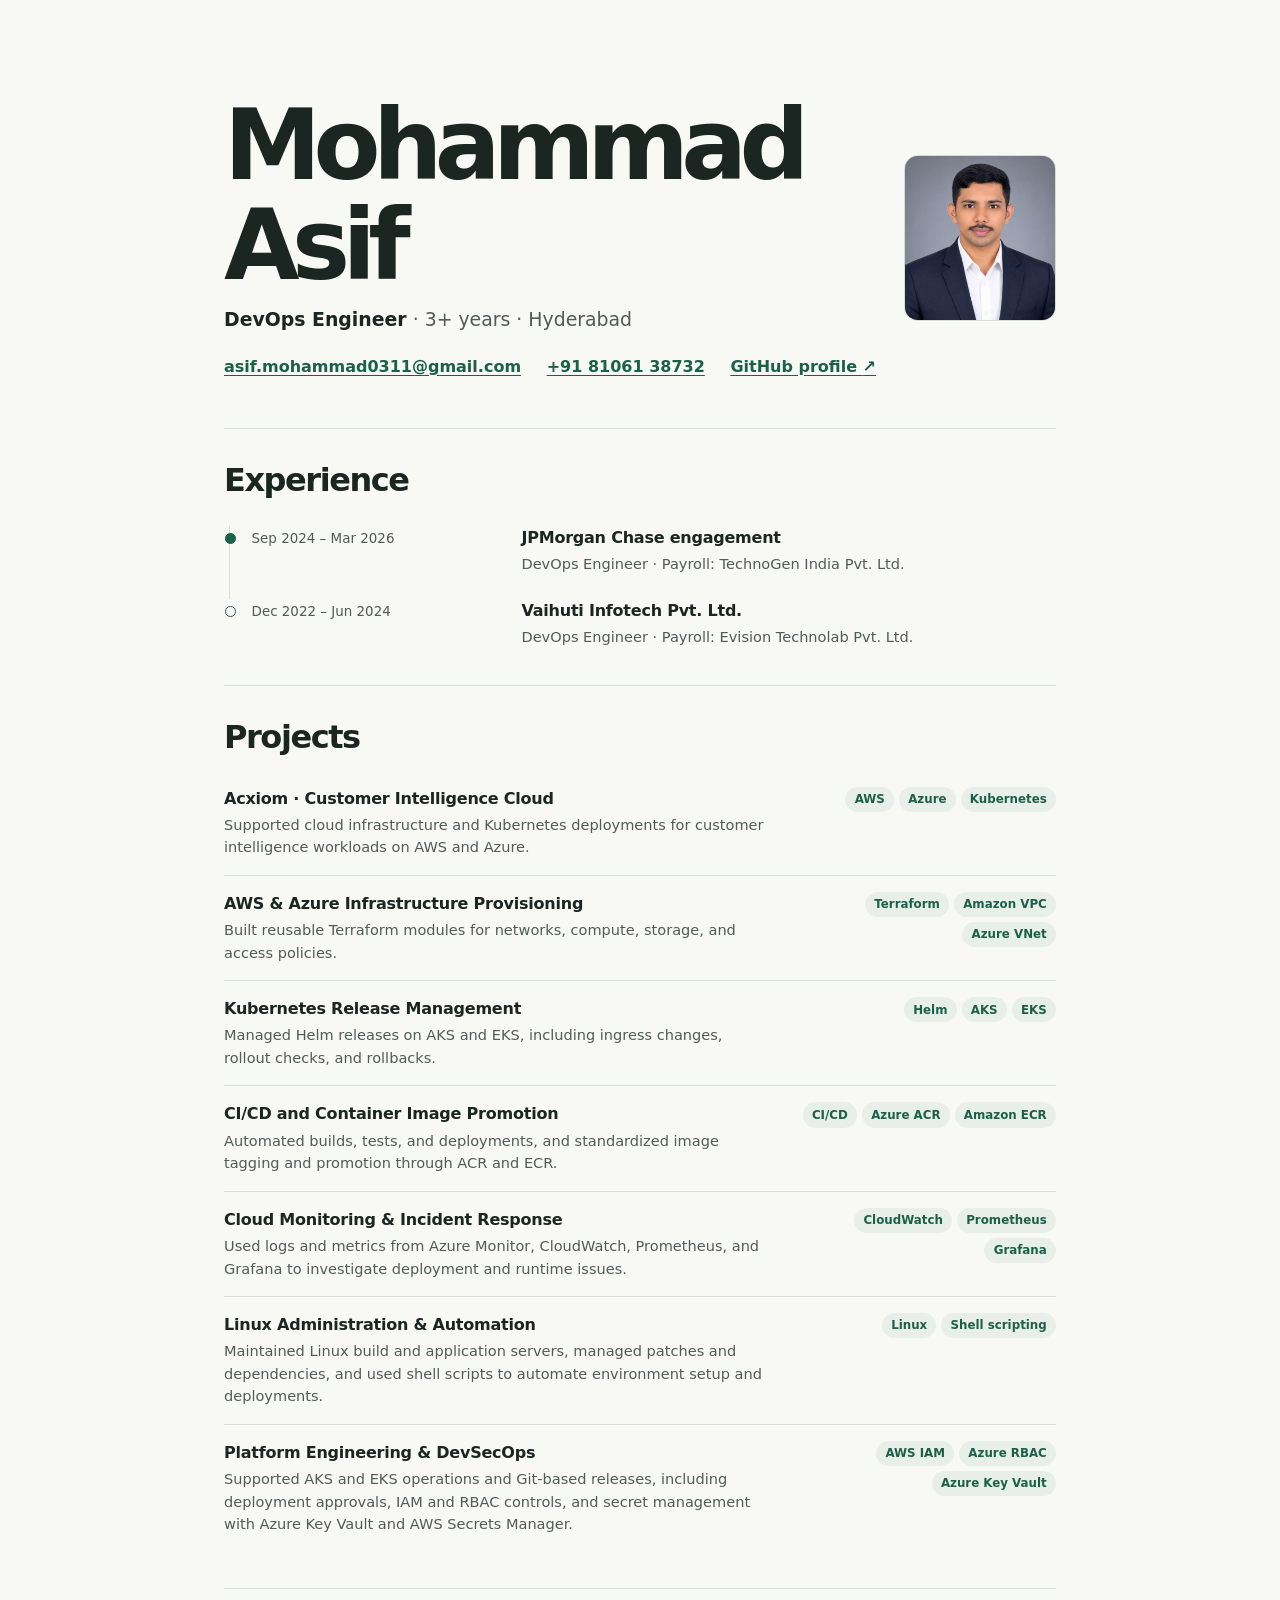
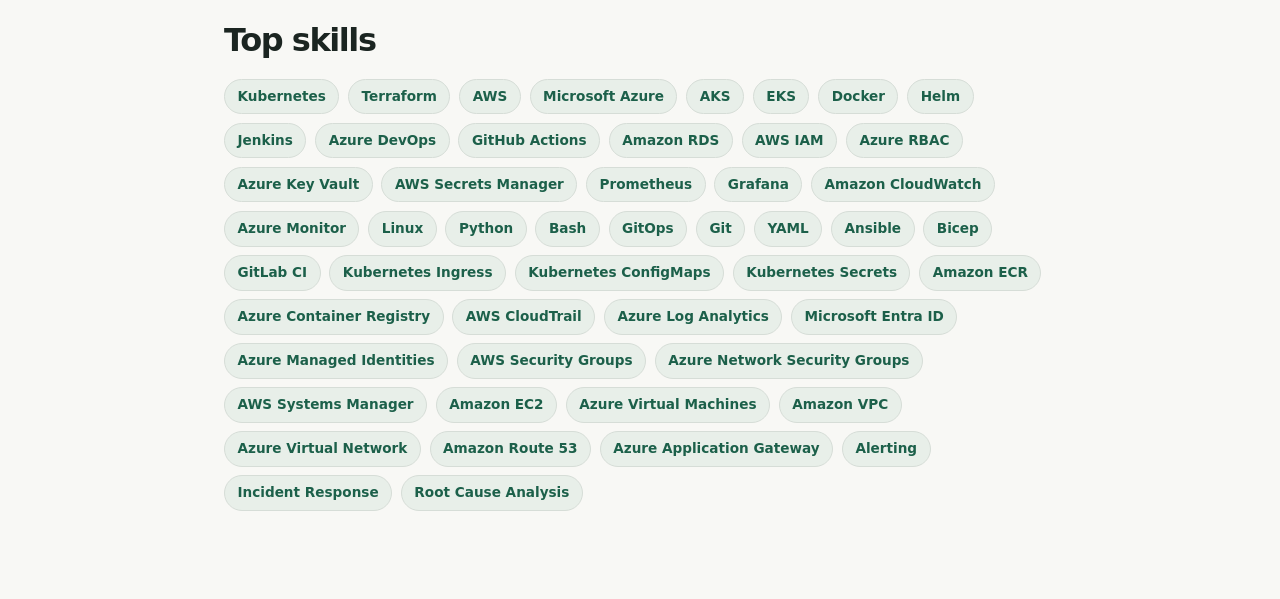
<file: index.html>
<!doctype html>
<html lang="en">
<head>
  <meta charset="utf-8">
  <meta name="viewport" content="width=device-width, initial-scale=1">
  <meta name="description" content="Mohammad Asif, DevOps Engineer in Hyderabad. Technical skills, work experience, projects, and contact details.">
  <meta name="theme-color" content="#f8f8f5">
  <title>Mohammad Asif · DevOps Engineer</title>
  <link rel="icon" href="icon.svg" type="image/svg+xml">
  <link rel="stylesheet" href="style.css?v=profile-photo">
</head>
<body>
  <main class="page">
    <header class="intro">
      <img class="portrait" src="asif-portrait.jpg" alt="Portrait of Mohammad Asif" width="566" height="620">
      <div class="intro-copy">
        <h1>Mohammad Asif</h1>
        <p class="tenure"><strong>DevOps Engineer</strong> · 3+ years · Hyderabad</p>
        <address class="contact" aria-label="Contact details">
          <a href="mailto:asif.mohammad0311@gmail.com">asif.mohammad0311@gmail.com</a>
          <a href="tel:+918106138732">+91 81061 38732</a>
          <a href="https://github.com/AsifMohammad0311">GitHub profile <span aria-hidden="true">↗</span></a>
        </address>
      </div>
    </header>

    <section class="section" aria-labelledby="experience">
      <h2 id="experience">Experience</h2>
      <ol class="timeline" aria-label="Employment history, most recent first">
        <li>
          <p class="date"><time datetime="2024-09">Sep 2024</time> – <time datetime="2026-03">Mar 2026</time></p>
          <div>
            <h3>JPMorgan Chase engagement</h3>
            <p class="detail">DevOps Engineer <span aria-hidden="true">·</span> Payroll: TechnoGen India Pvt. Ltd.</p>
          </div>
        </li>
        <li>
          <p class="date"><time datetime="2022-12">Dec 2022</time> – <time datetime="2024-06">Jun 2024</time></p>
          <div>
            <h3>Vaihuti Infotech Pvt. Ltd.</h3>
            <p class="detail">DevOps Engineer <span aria-hidden="true">·</span> Payroll: Evision Technolab Pvt. Ltd.</p>
          </div>
        </li>
      </ol>
    </section>

    <section class="section" aria-labelledby="projects">
      <h2 id="projects">Projects</h2>
      <ul class="projects">
        <li>
          <div><h3>Acxiom · Customer Intelligence Cloud</h3><p class="detail">Supported cloud infrastructure and Kubernetes deployments for customer intelligence workloads on AWS and Azure.</p></div>
          <ul class="project-tags" role="list" aria-label="Project skills"><li>AWS</li><li>Azure</li><li>Kubernetes</li></ul>
        </li>
        <li>
          <div><h3>AWS &amp; Azure Infrastructure Provisioning</h3><p class="detail">Built reusable Terraform modules for networks, compute, storage, and access policies.</p></div>
          <ul class="project-tags" role="list" aria-label="Project skills"><li>Terraform</li><li>Amazon VPC</li><li>Azure VNet</li></ul>
        </li>
        <li>
          <div><h3>Kubernetes Release Management</h3><p class="detail">Managed Helm releases on AKS and EKS, including ingress changes, rollout checks, and rollbacks.</p></div>
          <ul class="project-tags" role="list" aria-label="Project skills"><li>Helm</li><li>AKS</li><li>EKS</li></ul>
        </li>
        <li>
          <div><h3>CI/CD and Container Image Promotion</h3><p class="detail">Automated builds, tests, and deployments, and standardized image tagging and promotion through ACR and ECR.</p></div>
          <ul class="project-tags" role="list" aria-label="Project skills"><li>CI/CD</li><li>Azure ACR</li><li>Amazon ECR</li></ul>
        </li>
        <li>
          <div><h3>Cloud Monitoring &amp; Incident Response</h3><p class="detail">Used logs and metrics from Azure Monitor, CloudWatch, Prometheus, and Grafana to investigate deployment and runtime issues.</p></div>
          <ul class="project-tags" role="list" aria-label="Project skills"><li>CloudWatch</li><li>Prometheus</li><li>Grafana</li></ul>
        </li>
        <li>
          <div><h3>Linux Administration &amp; Automation</h3><p class="detail">Maintained Linux build and application servers, managed patches and dependencies, and used shell scripts to automate environment setup and deployments.</p></div>
          <ul class="project-tags" role="list" aria-label="Project skills"><li>Linux</li><li>Shell scripting</li></ul>
        </li>
        <li>
          <div><h3>Platform Engineering &amp; DevSecOps</h3><p class="detail">Supported AKS and EKS operations and Git-based releases, including deployment approvals, IAM and RBAC controls, and secret management with Azure Key Vault and AWS Secrets Manager.</p></div>
          <ul class="project-tags" role="list" aria-label="Project skills"><li>AWS IAM</li><li>Azure RBAC</li><li>Azure Key Vault</li></ul>
        </li>
      </ul>
    </section>
    <section class="section" aria-labelledby="skills">
      <h2 id="skills">Top skills</h2>
      <ul class="skills" role="list">
        <li>Kubernetes</li>
        <li>Terraform</li>
        <li>AWS</li>
        <li>Microsoft Azure</li>
        <li>AKS</li>
        <li>EKS</li>
        <li>Docker</li>
        <li>Helm</li>
        <li>Jenkins</li>
        <li>Azure DevOps</li>
        <li>GitHub Actions</li>
        <li>Amazon RDS</li>
        <li>AWS IAM</li>
        <li>Azure RBAC</li>
        <li>Azure Key Vault</li>
        <li>AWS Secrets Manager</li>
        <li>Prometheus</li>
        <li>Grafana</li>
        <li>Amazon CloudWatch</li>
        <li>Azure Monitor</li>
        <li>Linux</li>
        <li>Python</li>
        <li>Bash</li>
        <li>GitOps</li>
        <li>Git</li>
        <li>YAML</li>
        <li>Ansible</li>
        <li>Bicep</li>
        <li>GitLab CI</li>
        <li>Kubernetes Ingress</li>
        <li>Kubernetes ConfigMaps</li>
        <li>Kubernetes Secrets</li>
        <li>Amazon ECR</li>
        <li>Azure Container Registry</li>
        <li>AWS CloudTrail</li>
        <li>Azure Log Analytics</li>
        <li>Microsoft Entra ID</li>
        <li>Azure Managed Identities</li>
        <li>AWS Security Groups</li>
        <li>Azure Network Security Groups</li>
        <li>AWS Systems Manager</li>
        <li>Amazon EC2</li>
        <li>Azure Virtual Machines</li>
        <li>Amazon VPC</li>
        <li>Azure Virtual Network</li>
        <li>Amazon Route 53</li>
        <li>Azure Application Gateway</li>
        <li>Alerting</li>
        <li>Incident Response</li>
        <li>Root Cause Analysis</li>
      </ul>
    </section>
  </main>
</body>
</html>
</file>
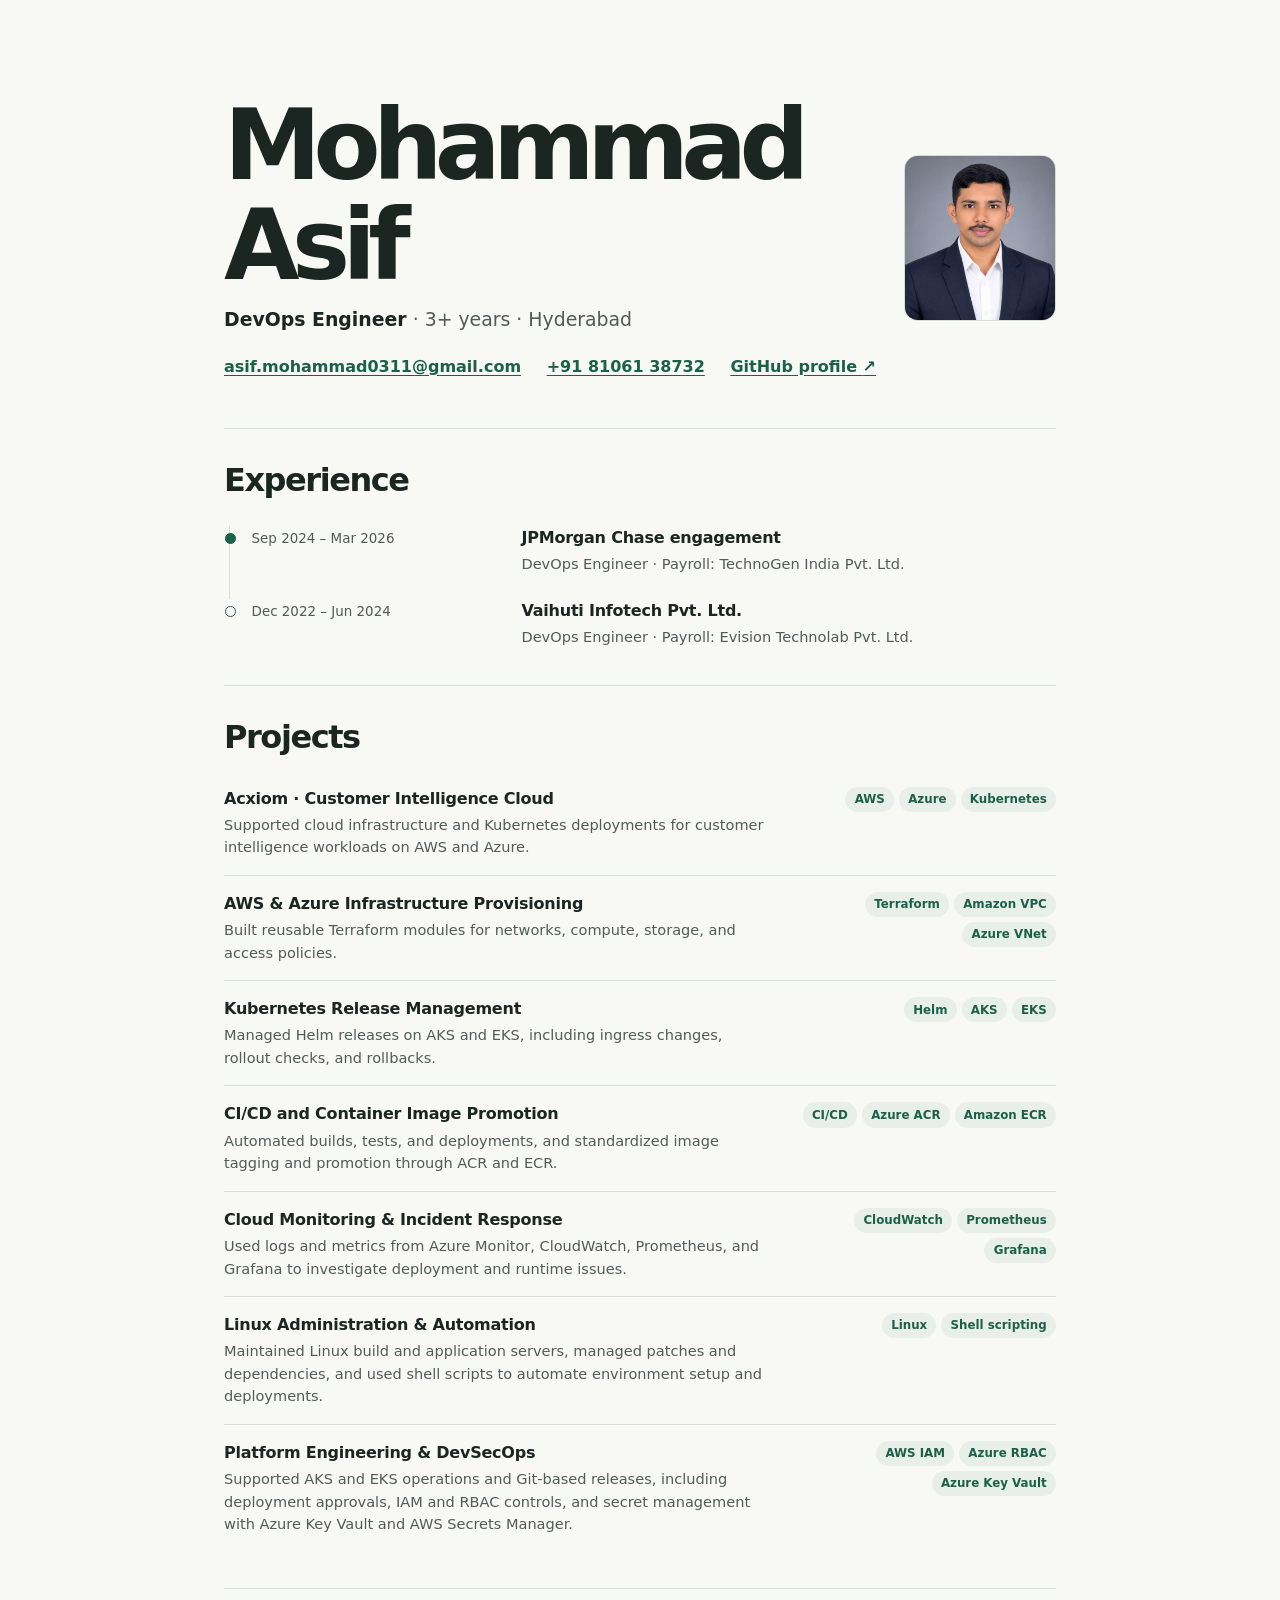
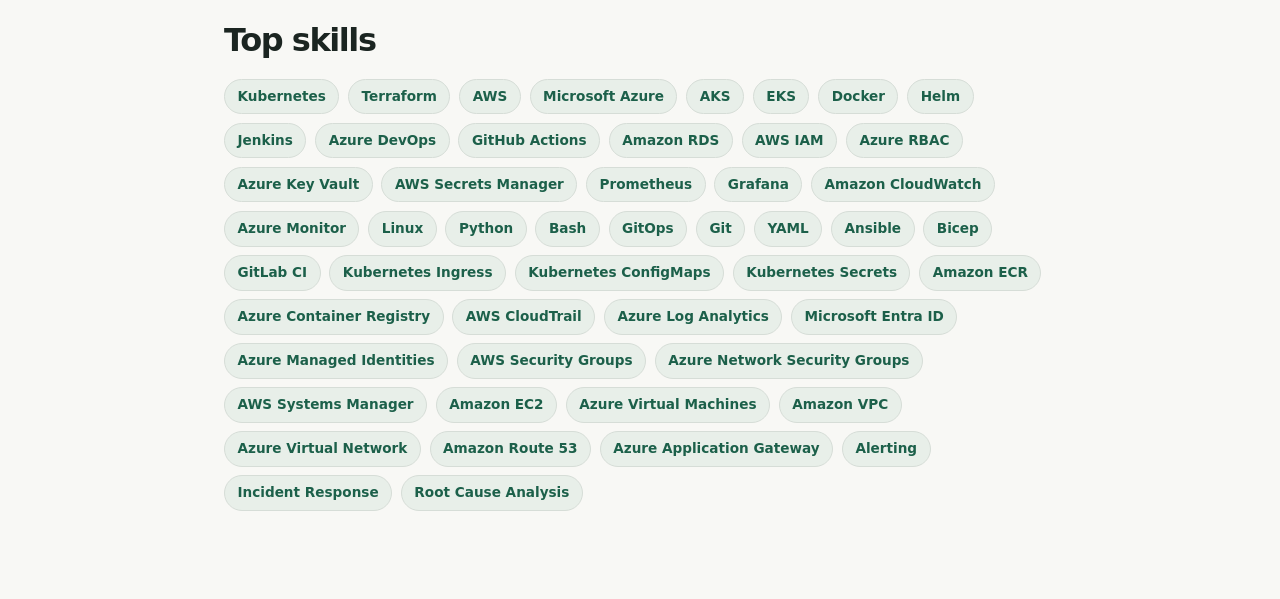
<file: kubernetes-rollouts.html>
<!doctype html>
<html lang="en">
<head>
  <meta charset="utf-8">
  <meta name="viewport" content="width=device-width, initial-scale=1">
  <meta name="robots" content="noindex">
  <meta http-equiv="refresh" content="0;url=./">
  <title>Mohammad Asif · Portfolio</title>
</head>
<body>
  <p><a href="./">Go to Mohammad Asif’s portfolio</a>.</p>
</body>
</html>
</file>
<file: style.css>
:root {
  color-scheme: light;
  --paper: #f8f8f5;
  --ink: #1b2521;
  --muted: #505c55;
  --accent: #1c604a;
  --line: #d6ddd7;
  --tint: #e8efe9;
  font: 100%/1.55 system-ui, -apple-system, "Segoe UI", sans-serif;
}
* { box-sizing: border-box; }
body { margin: 0; background: var(--paper); color: var(--ink); }
.page {
  width: min(52rem, calc(100% - 3rem));
  margin-inline: auto;
  padding-block: clamp(3rem, 8vw, 6rem) clamp(3.5rem, 7vw, 5.5rem);
}
h1, h2, h3, p { margin: 0; }
a { color: var(--accent); text-underline-offset: .2em; }
a:hover { text-decoration-thickness: .12em; }
a:focus-visible { outline: 2px solid var(--accent); outline-offset: 4px; border-radius: 2px; }
.intro {
  display: grid;
  grid-template-columns: minmax(0, 1fr) clamp(7.5rem, 13vw, 9.5rem);
  gap: 1.25rem;
  align-items: center;
  padding-bottom: clamp(2rem, 5vw, 3rem);
}
.intro-copy { grid-area: 1 / 1; }
.portrait {
  grid-area: 1 / 2;
  display: block;
  width: 100%;
  height: auto;
  border-radius: .85rem;
  border: 1px solid var(--line);
}
h1 {
  margin-bottom: .6rem;
  font-size: clamp(2.85rem, 8.3vw, 6.1rem);
  font-weight: 760;
  letter-spacing: -.078em;
  line-height: 1.02;
}
.tenure { color: var(--muted); font-size: clamp(.78rem, 3.5vw, 1.18rem); }
.tenure strong { color: var(--ink); }
.contact {
  display: flex;
  flex-wrap: wrap;
  align-items: baseline;
  gap: .65rem 1.6rem;
  margin-top: 1.3rem;
  font-style: normal;
  font-weight: 580;
}
.contact a { overflow-wrap: anywhere; }
.section { border-top: 1px solid var(--line); padding-top: 1.7rem; }
.section + .section { margin-top: 2.25rem; }
h2 { font-size: clamp(1.5rem, 3vw, 2rem); font-weight: 730; letter-spacing: -.045em; }
h3 { font-size: 1rem; font-weight: 680; letter-spacing: -.014em; }
.detail { margin-top: .15rem; color: var(--muted); font-size: .91rem; }
.skills {
  display: flex;
  flex-wrap: wrap;
  gap: .55rem;
  margin: .85rem 0 0;
  padding: 0;
  list-style: none;
}
.skills li {
  max-width: 100%;
  padding: .38rem .78rem;
  border: 1px solid var(--line);
  border-radius: 999px;
  background: var(--tint);
  color: var(--accent);
  font-size: .85rem;
  font-weight: 650;
  overflow-wrap: anywhere;
}
.timeline {
  list-style: none;
  padding: 0;
  margin: 1.3rem 0 0 .31rem;
}
.timeline li {
  position: relative;
  display: grid;
  grid-template-columns: minmax(10.5rem, .95fr) minmax(0, 2fr);
  align-items: baseline;
  gap: .25rem 1rem;
  padding: 0 0 1.45rem 1.35rem;
  border-left: 1px solid var(--line);
}
.timeline li:last-child { padding-bottom: 0; border-left-color: transparent; }
.timeline li::before {
  content: "";
  position: absolute;
  top: .43rem;
  left: -.315rem;
  width: .55rem;
  height: .55rem;
  border: 1px solid var(--accent);
  border-radius: 50%;
  background: var(--paper);
}
.timeline li:first-child::before { background: var(--accent); }
.date { color: var(--muted); font-size: .84rem; font-variant-numeric: tabular-nums; }
.projects { margin: .5rem 0 0; padding: 0; list-style: none; }
.projects > li {
  display: grid;
  grid-template-columns: minmax(0, 1fr) minmax(0, 16.5rem);
  align-items: start;
  gap: .55rem 1.25rem;
  padding-block: 1rem;
}
.projects > li + li { border-top: 1px solid var(--line); }
.project-tags {
  display: flex;
  flex-wrap: wrap;
  justify-content: flex-end;
  gap: .3rem;
  margin: 0;
  padding: 0;
  list-style: none;
}
.project-tags li {
  color: var(--accent);
  background: var(--tint);
  border-radius: 999px;
  padding: .21rem .58rem;
  font-size: .74rem;
  font-weight: 650;
}
@media (max-width: 37rem) {
  .page { width: calc(100% - 2rem); }
  .intro { grid-template-columns: minmax(0, 1fr); }
  .intro-copy, .portrait { grid-area: auto; }
  .portrait { width: 5.75rem; }
  .timeline li { grid-template-columns: 1fr; }
  .contact { gap: .55rem 1.1rem; }
  .projects > li { grid-template-columns: minmax(0, 1fr); }
  .project-tags { justify-content: flex-start; }
}
</file>
